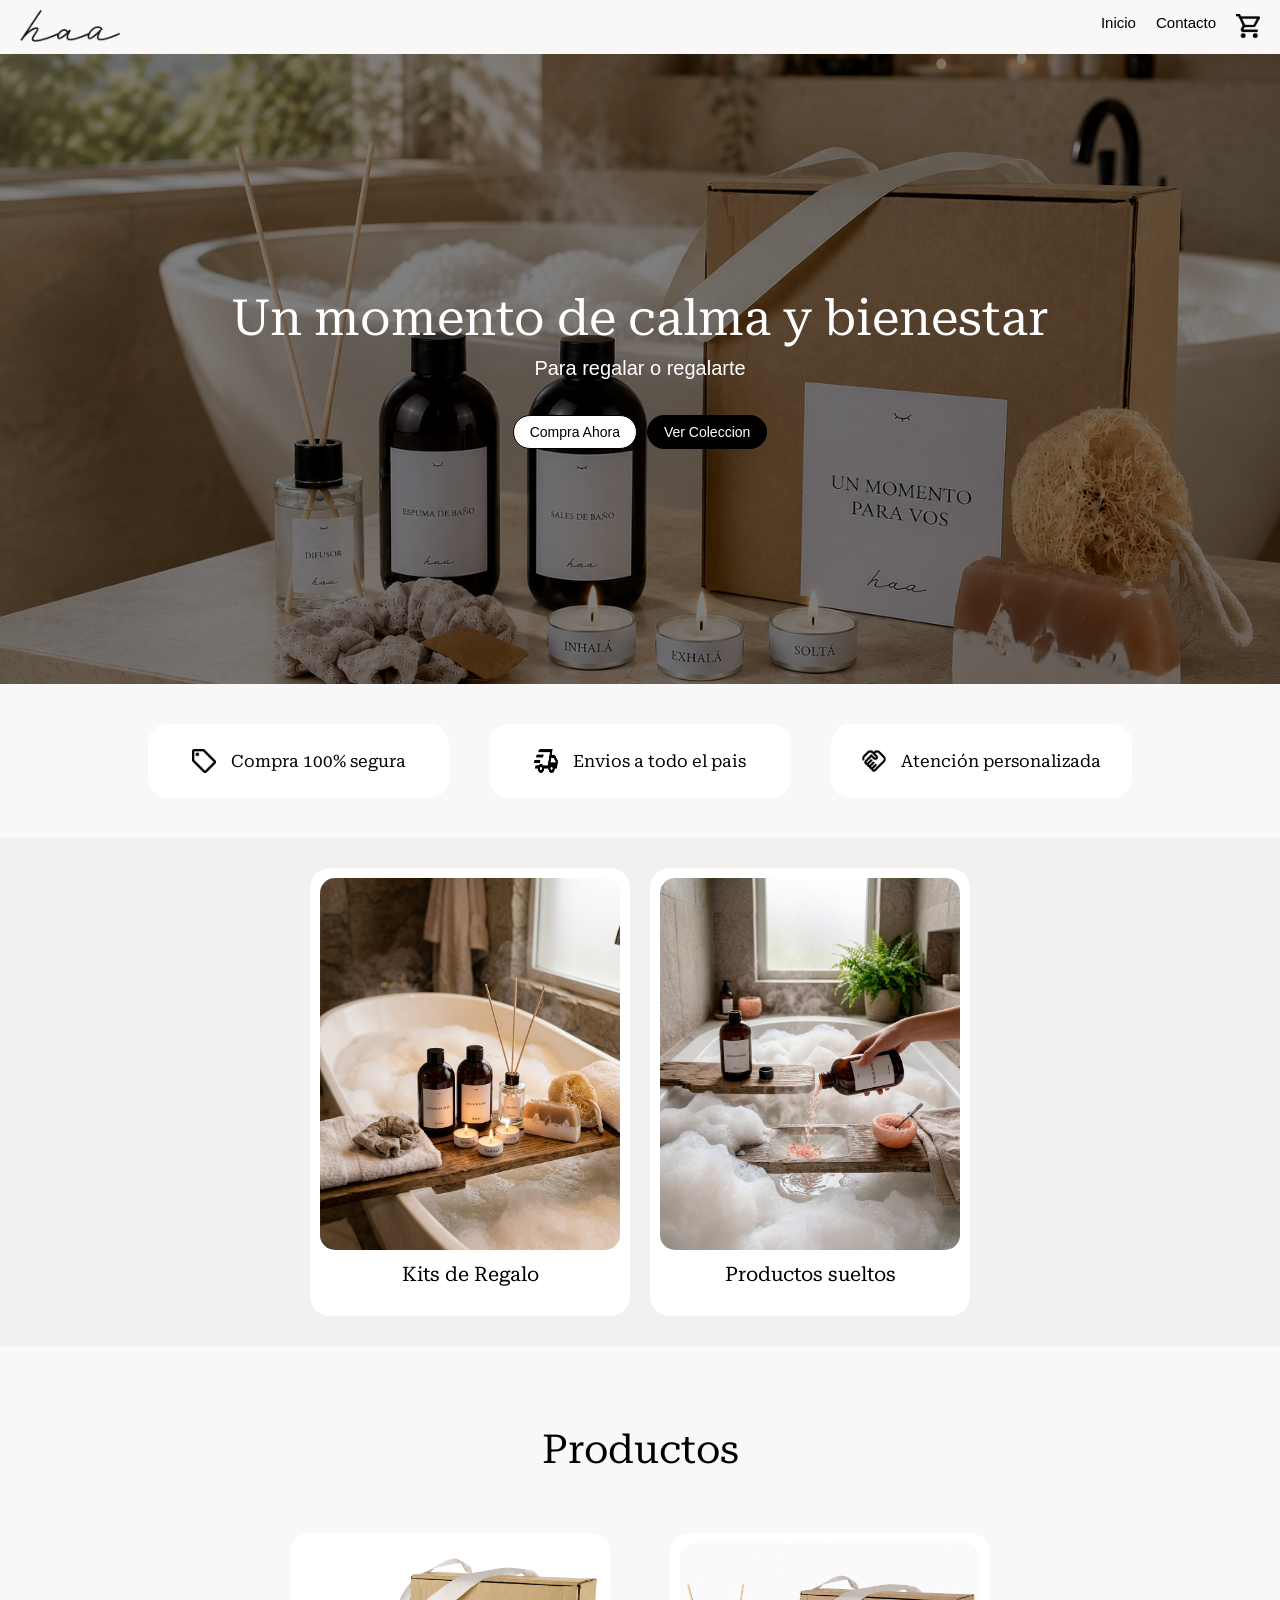
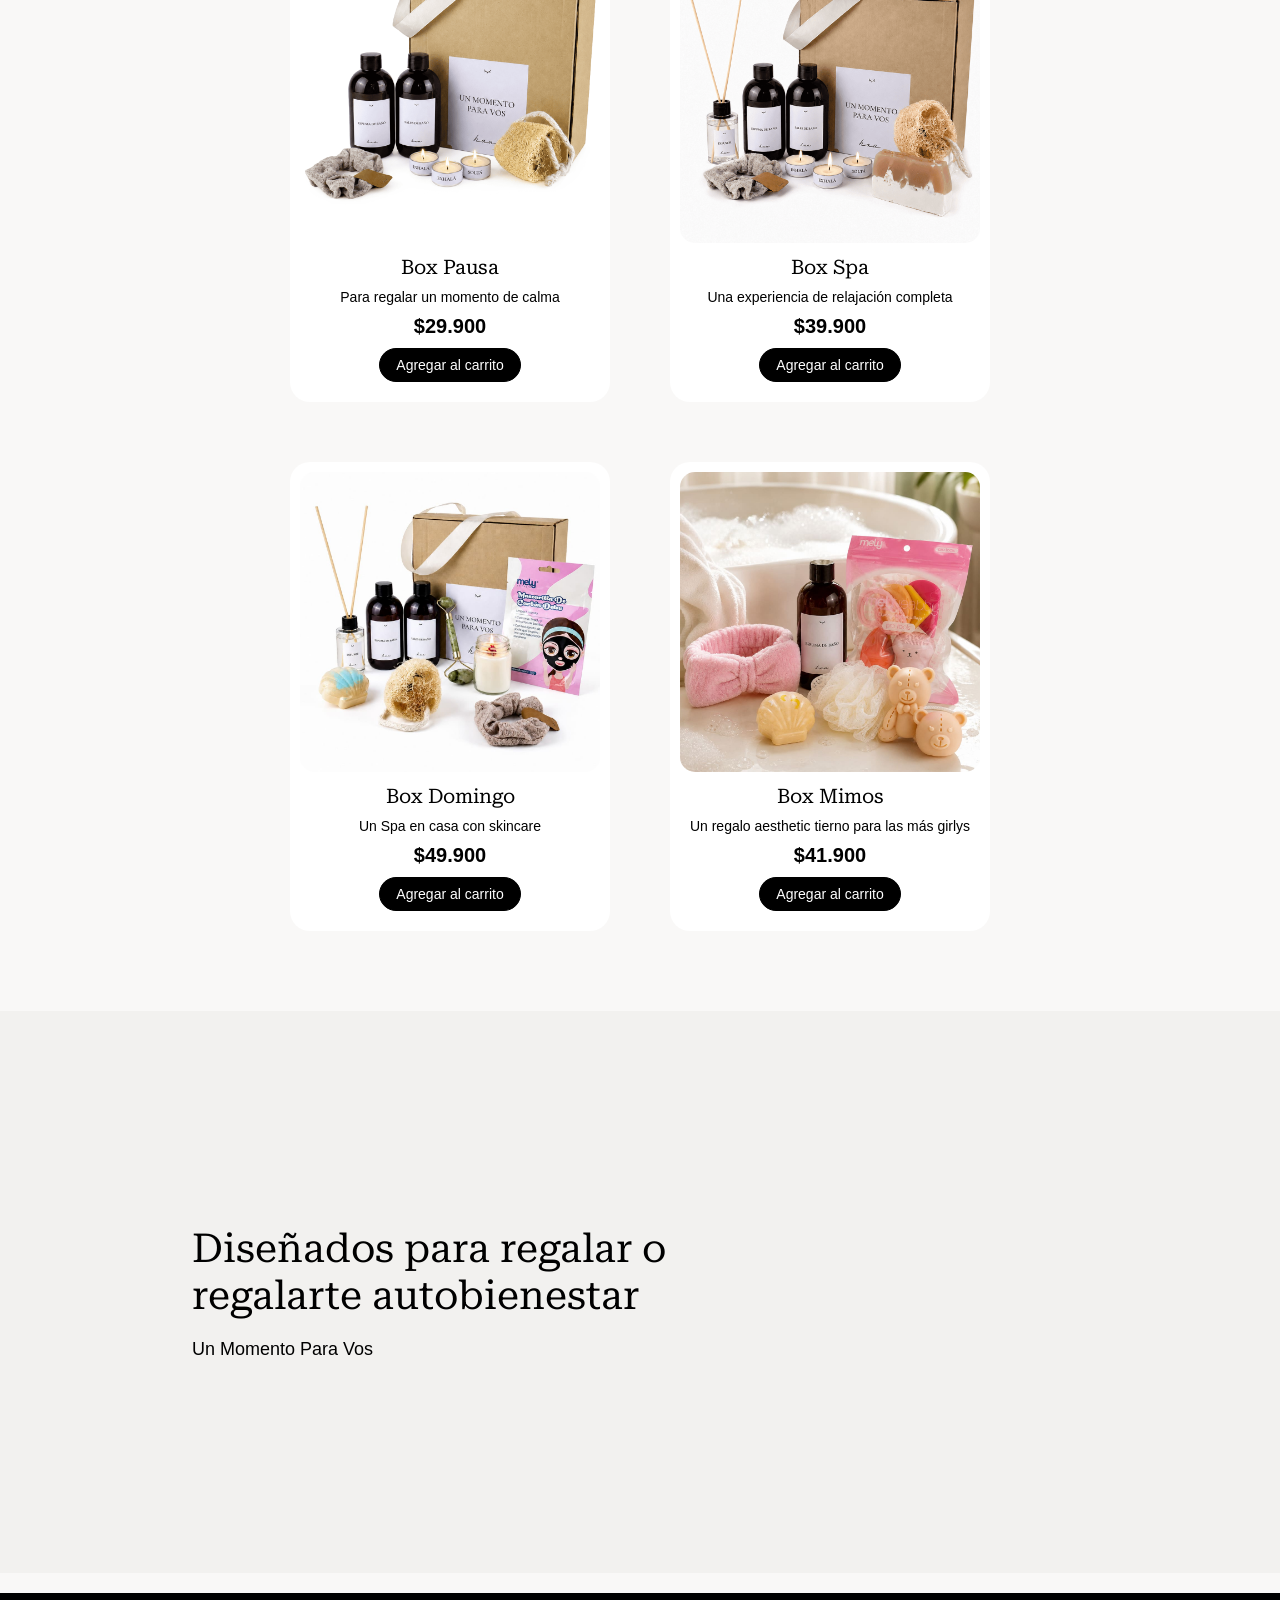
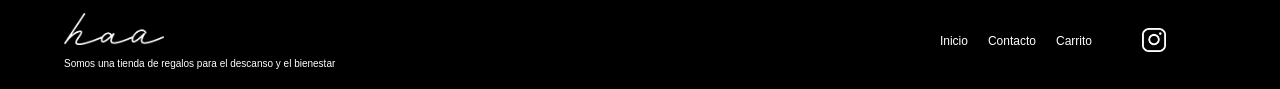
<file: index.html>
<!DOCTYPE html>
<html lang="en">

<head>
    <meta charset="UTF-8">
    <meta name="viewport" content="width=device-width, initial-scale=1.0">

    <link rel="preconnect" href="https://fonts.googleapis.com">
    <link rel="preconnect" href="https://fonts.gstatic.com" crossorigin>
    <link
        href="https://fonts.googleapis.com/css2?family=Roboto+Serif:ital,opsz,wght@0,8..144,500;1,8..144,500&display=swap"
        rel="stylesheet">
    <link rel="stylesheet" href="css/style.css">
    <link rel="icon" type="image/png" href="./img/favicon.png">
    <title>haa Tienda</title>

</head>

<body>
    <header class="contenido">
        <div><a href="./index.html"><img src="./img/png/logo_haa_tienda.png" width="100" height=""></a></div>
        <nav class="nav-list">
            <ul>
                <li><a href="./index.html">Inicio</a></li>
                <li><a href="./pages/contacto.html">Contacto</a></li>
                <li><a href="./pages/carrito.html"><img src="./img/png/shopping_cart.png" width="24" height="24"></a>
                </li>
            </ul>
        </nav>
    </header>
    <main>

        <section class="hero">

            <h1>Un momento de calma y bienestar</h1>
            <p>Para regalar o regalarte</p>
            <div class="btn-hero">
                <button class="btn-principal">Compra Ahora</button>
                <button class="btn-secundario">Ver Coleccion</button>
            </div>
        </section>

        <!--BENEFICIOS-->
        <section class="beneficios-grid contenido">
            <div class="beneficios">
                <img src="./img/png/sell.png" width="24" height="24">
                <h4> Compra 100% segura</h4>
            </div>

            <div class="beneficios">
                <img src="./img/png/delivery_truck.png" width="24" height="24">
                <h4> Envios a todo el pais</h4>
            </div>

            <div class="beneficios">
                <img src="./img/png/handshake.png" width="24" height="24">
                <h4> Atención personalizada</h4>
            </div>
        </section>

        <!-- SECCION CATEGORIAS DESTACADAS-->
        <section class="destacadas contenido">

            <div class="destacadas-card">
                <img src="./img/kit_regalo_spa_haa.jpg" width="300">
                <h3>Kits de Regalo</h3>
            </div>

            <div class="destacadas-card">
                <img src="./img/productos_sueltos_haa.jpg" width="300">
                <h3>Productos sueltos</h3>
            </div>
        </section>

        <!-- SECCION PRODUCTO-->
        <section class="productos contenido">
            <h2>Productos</h2>
            <div class="grid-cards">
                <article class="card-producto-home">
                    <img src="./img/productos/kit_pausa/kit_pausa_spa_casa_regalo_1.png" width="300">
                    <h3>Box Pausa</h3>
                    <p class="descripcion">Para regalar un momento de calma</p>
                    <p class="precio">$29.900</p>
                    <button class="btn-secundario">Agregar al carrito</button>
                </article>

                <article class="card-producto-home">
                    <img src="./img/productos/kit_spa/kit_spa_aromaterapia_spa_casa_1.png" width="300">
                    <h3>Box Spa</h3>
                    <p class="descripcion">Una experiencia de relajación completa</p>
                    <p class="precio">$39.900</p>
                    <button class="btn-secundario">Agregar al carrito</button>
                </article>

                <article class="card-producto-home">
                    <img src="./img/productos/kit_domingo/kit_domingo_aromaterapia_spa_casa_1.jpg" width="300">
                    <h3>Box Domingo</h3>
                    <p class="descripcion">Un Spa en casa con skincare</p>
                    <p class="precio">$49.900</p>
                    <button class="btn-secundario">Agregar al carrito</button>
                </article>

                <article class="card-producto-home">
                    <img src="./img/productos/kit_mimos/kit_mimos_3.jpg" width="300">
                    <h3>Box Mimos</h3>
                    <p class="descripcion">Un regalo aesthetic tierno para las más girlys</p>
                    <p class="precio">$41.900</p>
                    <button class="btn-secundario">Agregar al carrito</button>
                </article>
            </div>
        </section>

        <!-- LIFESTYLE BANNER-->
        <section class="life-style">
            <div class="life-style-grid">
                <div class="life-style-text">
                    <h3>Diseñados para regalar o regalarte autobienestar</h3>
                    <p>Un Momento Para Vos</p>
                </div>

                <div class="video-life-style">
                    <video autoplay muted loop width="400" height="500 "
                        alt="experiencia de usuario, producto en entorno de uso">
                        <source src="./img/video/video_experiencia_1.mp4" type="video/mp4">
                        Tu navegador no soporta la reproducción de video.
                    </video>
                </div>
            </div>
        </section>

        <!-- TESTIMONIOS / PRUEBA SOCIAL

        <section class="testimonios">
            <div class="caja-testimonio">
                <h4>Fabiana</h4>
                <p>Me encanto la presentaci[on fue para un regalo y le encanto</p>
                <img src="./img/stars.png" width="70" alt="5 estrellas">
            </div>

            <div class="caja-testimonio">
                <h4>Fabiana</h4>
                <p>Me encanto la presentaci[on fue para un regalo y le encanto</p>
                <img src="./img/stars.png" width="70" alt="5 estrellas">
            </div>

            <div class="caja-testimonio">
                <h4>Fabiana</h4>
                <p>Me encanto la presentaci[on fue para un regalo y le encanto</p>
                <img src="./img/stars.png" width="70" alt="5 estrellas">
            </div>
        </section>
-->

    </main>


    <!-- FOOTER-->

    <footer>

        <section class="footer-style">
            <div class="footer-logo">
                <div><a href="./index.html"><img src="./img/png/logo-haa-footer.png" width="100" height=""></a></div>
                <br>
                <p>Somos una tienda de regalos para el descanso y el bienestar</p>
            </div>

            <div class="footer-menu">
                <nav>
                    <ul>
                        <li><a href="./index.html">Inicio</a></li>
                        <li><a href="./pages/contacto.html">Contacto</a></li>
                        <li><a href="./pages/carrito.html">Carrito</a></li>
                    </ul>
                </nav>
            </div>

            <div class="social-media">
                <a href=""><img src="./img/png/instagram-footer.png" width="24" height="24">
                    <p></p>
            </div>
        </section>
    </footer>
</body>

</html>
</file>
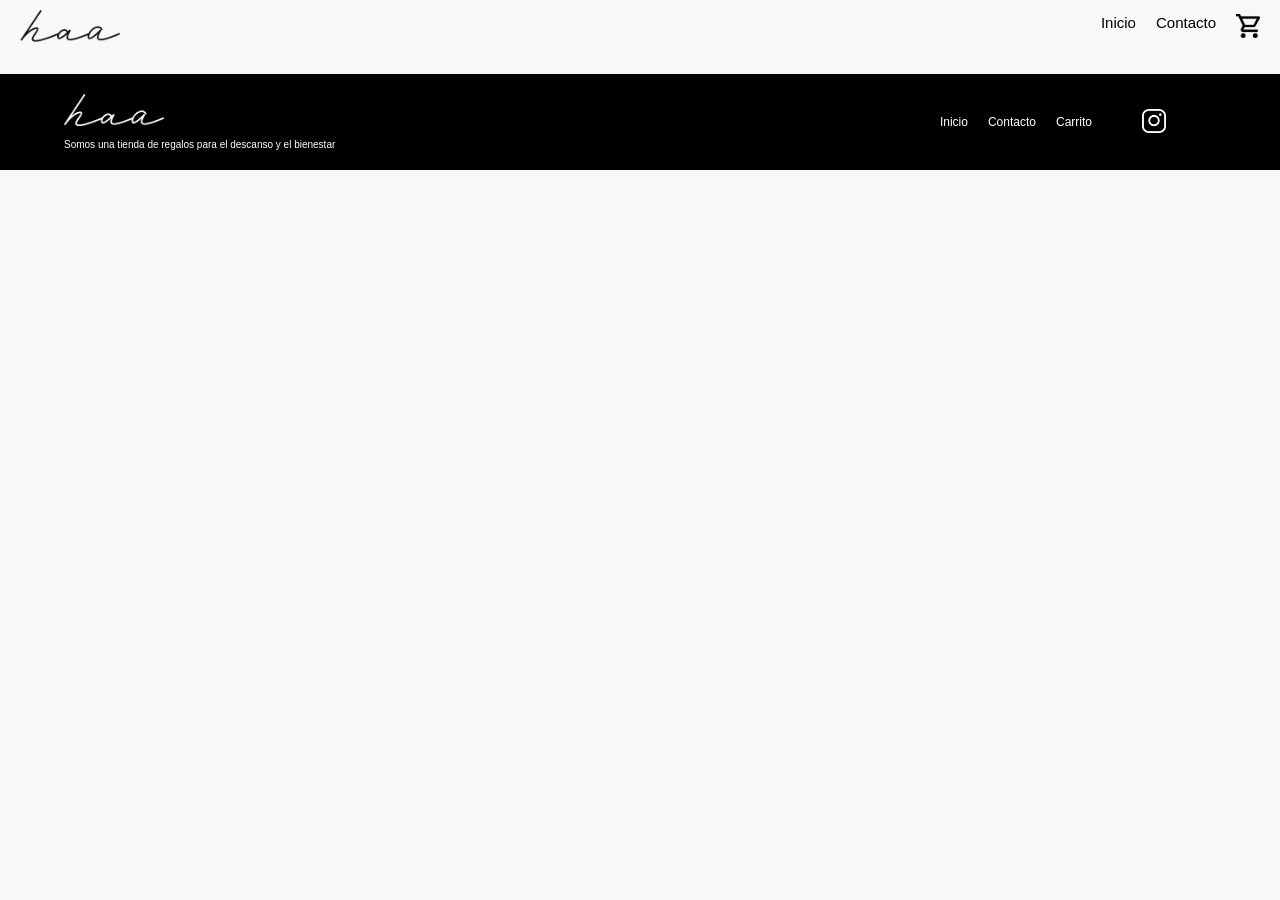
<file: pages/carrito.html>
<!DOCTYPE html>
<html lang="en">

<head>
    <meta charset="UTF-8">
    <meta name="viewport" content="width=device-width, initial-scale=1.0">

    <link rel="preconnect" href="https://fonts.googleapis.com">
    <link rel="preconnect" href="https://fonts.gstatic.com" crossorigin>
    <link
        href="https://fonts.googleapis.com/css2?family=Roboto+Serif:ital,opsz,wght@0,8..144,500;1,8..144,500&display=swap"
        rel="stylesheet">
    <link rel="stylesheet" href="../css/style.css">
    <link rel="icon" type="image/png" href="../img/favicon.png">
    <title>Carrito</title>
</head>

<body>
    <header class="contenido">
        <div><a href="../index.html"><img src="../img/png/logo_haa_tienda.png" width="100" height=""></a></div>
        <nav class="nav-list">
            <ul>
                <li><a href="../index.html">Inicio</a></li>
                <li><a href="../pages/contacto.html">Contacto</a></li>
                <li><a href="../pages/carrito.html"><img src="../img/png/shopping_cart.png" width="24" height="24"></a>
                </li>
            </ul>
        </nav>
    </header>
    <main>


    </main>

    <footer>

        <section class="footer-style">
            <div class="footer-logo">
                <div><a href="../index.html"><img src="../img/png/logo-haa-footer.png" width="100" height=""></a>
                </div>
                <br>
                <p>Somos una tienda de regalos para el descanso y el bienestar</p>
            </div>

            <div class="footer-menu">
                <nav>
                    <ul>
                        <li><a href="../index.html">Inicio</a></li>
                        <li><a href="../pages/contacto.html">Contacto</a></li>
                        <li><a href="../pages/carrito.html">Carrito</a></li>
                    </ul>
                </nav>
            </div>

            <div class="social-media">
                <a href=""><img src="../img/png/instagram-footer.png" width="24" height="24">
                    <p></p>
            </div>
        </section>
    </footer>
</file>
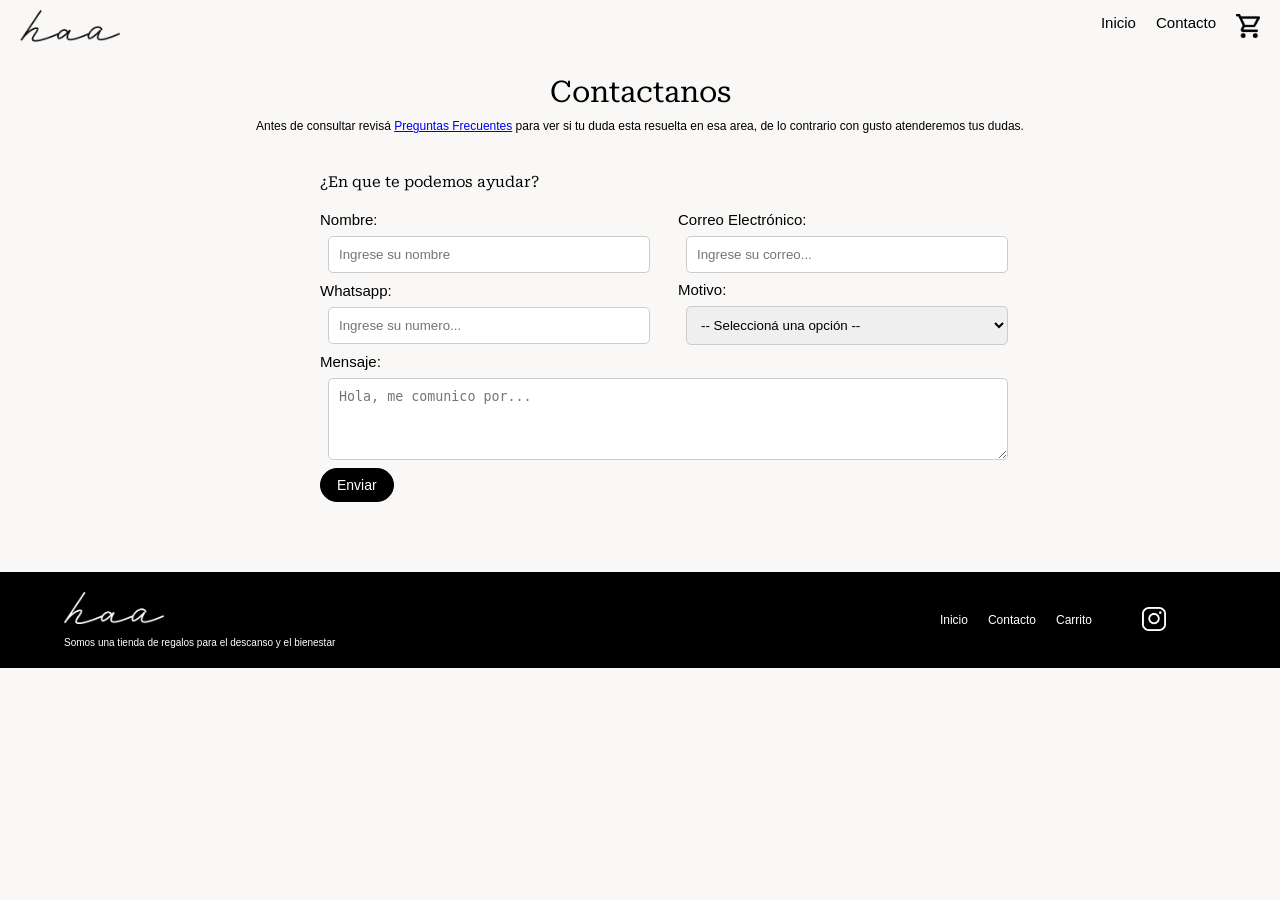
<file: pages/contacto.html>
<!DOCTYPE html>
<html lang="en">

<head>
    <meta charset="UTF-8">
    <meta name="viewport" content="width=device-width, initial-scale=1.0">

    <link rel="preconnect" href="https://fonts.googleapis.com">
    <link rel="preconnect" href="https://fonts.gstatic.com" crossorigin>
    <link
        href="https://fonts.googleapis.com/css2?family=Roboto+Serif:ital,opsz,wght@0,8..144,500;1,8..144,500&display=swap"
        rel="stylesheet">
    <link rel="stylesheet" href="../css/style.css">
    <link rel="icon" type="image/png" href="../img/favicon.png">
    <title>Contacto</title>

</head>

<body>
    <header class="contenido">
        <div><a href="../index.html"><img src="../img/png/logo_haa_tienda.png" width="100" height=""></a></div>
        <nav class="nav-list">
            <ul>
                <li><a href="../index.html">Inicio</a></li>
                <li><a href="./pages/contacto.html">Contacto</a></li>
                <li><a href="../pages/carrito.html"><img src="../img/png/shopping_cart.png" width="24" height="24"></a>
                </li>
            </ul>
        </nav>
    </header>
    <main>

        <section class="contacto">

            <div class="contacto-encabezado">
                <h1>Contactanos</h1>
                <p>Antes de consultar revisá <a href="../pages/preguntas.html">Preguntas Frecuentes</a> para ver si tu
                    duda
                    esta resuelta en esa area, de lo
                    contrario con gusto atenderemos tus dudas.</p>

            </div>

            <div class="contact_form">

                <form action="../pages/respuesta.html" method="GET" target="blank">

                    <fieldset>
                        <legend>¿En que te podemos ayudar?</legend>

                        <div class="form-row">
                            <div class="form-group">
                                <label for="nombre">Nombre:</label>
                                <input type="text" id="nombre" name="nombre" placeholder="Ingrese su nombre" required />
                            </div>
                            <div class="form-group">
                                <label for="email">Correo Electrónico:</label>
                                <input id="email" name="email" type="email" placeholder="Ingrese su correo..."
                                    required />
                            </div>
                        </div>


                        <div class="form-row">
                            <div class="form-group">
                                <label for="whatsapp">Whatsapp:</label>
                                <input id="whatsapp" name="whatsapp" type="tel" placeholder="Ingrese su numero..." />
                            </div>
                            <div class="form-group">
                                <label for="motivo">Motivo:</label>
                                <select id="motivo" name="motivo">
                                    <option value="">-- Seleccioná una opción --</option>
                                    <option value="consulta">Consulta</option>
                                    <option value="pagos">Pagos</option>
                                    <option value="envios">Envios</option>
                                    <option value="otros">Otros</option>
                                </select>
                            </div>
                        </div>
                        <div class="form-group">
                            <label for="mensaje">Mensaje:</label>
                            <textarea id="mensaje" name="mensaje" rows="4" cols="80"
                                placeholder="Hola, me comunico por..."></textarea>
                        </div>

                    </fieldset>

                    <section>
                        <button class="btn-secundario" type="submit">Enviar</button>
                    </section>
                </form>

            </div>
        </section>
    </main>

    <footer>

        <section class="footer-style">
            <div class="footer-logo">
                <div><a href="../index.html"><img src="../img/png/logo-haa-footer.png" width="100" height=""></a>
                </div>
                <br>
                <p>Somos una tienda de regalos para el descanso y el bienestar</p>
            </div>

            <div class="footer-menu">
                <nav>
                    <ul>
                        <li><a href="../index.html">Inicio</a></li>
                        <li><a href="./pages/contacto.html">Contacto</a></li>
                        <li><a href="../pages/carrito.html">Carrito</a></li>
                    </ul>
                </nav>
            </div>

            <div class="social-media">
                <a href=""><img src="../img/png/instagram-footer.png" width="24" height="24">
                    <p></p>
            </div>
        </section>
    </footer>
</body>
</file>
<file: css/style.css>
* {
  margin: 0;
  padding: 0;
  box-sizing: border-box;
}

body {
  background-color: #f9f8f7;
  overflow-x: hidden;
  margin: 0;
  padding: 0;
}

html {
  font-size: 62.5%;
}

main {
  width: 80%;
  margin: auto;
  padding-bottom: 2rem;
  flex: 1;
  display: flex;
  flex-direction: column;
  align-items: center;
}

h1,
h2,
h3,
h4 {
  font-family: "Roboto Serif", serif;
  font-weight: 400;
}

p {
  font-family: Arial, Helvetica, sans-serif;
}

.contenido {
  padding: 10px 20px;
}

header {
  display: flex;
  justify-content: space-between;
  align-items: center;
  width: 100%;
  padding: 5px 0 5px 0px;
}

ul {
  display: flex;
  gap: 20px;
  list-style: none;
}

ul a {
  list-style: none;
  text-decoration: none;
  font-family: Arial, Helvetica, sans-serif;
  color: black;
  font-size: 1.5rem;
}

ul a:hover {
  color: #4c4c4c;
}

.hero {
  height: 70vh;
  width: 100vw;

  padding: 20px;
  display: flex;
  flex-direction: column;
  justify-content: center;
  text-align: center;
  color: white;
  align-items: center;
  background-image:
    linear-gradient(rgba(0, 0, 0, 0.5), rgba(0, 0, 0, 0.5)),
    url(../img/background-hero.png);
  background-size: cover;
  background-position: center;
}

.hero h1 {
  font-size: 5rem;
}

.hero p {
  font-size: 2rem;
  padding: 10px 0px 15px 0px;
}

.btn-hero {
  display: flex;
  gap: 10px;
  margin-top: 20px;
}

.btn-principal {
  background-color: #ffffff;
  border: 1px solid black;
  border-radius: 20px;
  padding: 8px 16px;
  font-size: 1.4rem;
}

.btn-secundario {
  background-color: black;
  border: 1px solid black;
  border-radius: 20px;
  padding: 8px 16px;
  color: white;
  font-size: 1.4rem;
}

.beneficios-grid {
  display: flex;
  justify-content: center;
  flex-wrap: wrap;
  gap: 40px;
  width: 100%;
  padding: 40px 20px;
}

.beneficios {
  display: flex;
  align-items: center;
  text-align: center;
  justify-content: center;
  gap: 15px;
  flex: 1;
  background-color: white;
  border-radius: 20px;
  padding: 25px 30px;
  font-size: 1.7rem;
}

.beneficio img {
  width: 40px;
  height: 40px;
}

.destacadas {
  display: flex;
  flex-wrap: wrap;
  width: 100vw;
  gap: 20px;
  justify-content: center;
  text-align: center;
  background-color: #f2f1ef;
  padding: 30px 0px 30px 0px;
}

.destacadas h3 {
  margin: 10px 0px;
  font-size: 2rem;
}

.destacadas-card {
  background-color: white;
  border-radius: 20px;
  padding: 10px 10px 20px 10px;
}

.destacadas img {
  border-radius: 15px;
}

.productos {
  display: flex;
  flex-direction: column;
  justify-content: center;
  text-align: center;
  margin: 50px;
}

.productos h2 {
  padding: 20px 0px 40px 0px;
  font-size: 4rem;
}
.grid-cards {
  display: flex;
  flex-wrap: wrap;

  justify-content: center;
  text-align: center;
  gap: 20px;
}

.card-producto-home {
  flex: 0 0 calc(30% - 10px);
  background-color: white;
  border-radius: 20px;
  padding: 10px 10px 20px 10px;
  margin: 20px;
  width: auto;
}

.card-producto-home img {
  border-radius: 15px;
}

.card-producto-home h3 {
  padding: 10px;
  font-size: 2rem;
}

.descripcion {
  font-size: 1.4rem;
}

.precio {
  margin: 10px;
  font-weight: bold;
  font-size: 2rem;
}

.life-style {
  display: flex;
  width: 100vw;
  background-color: #f2f1ef;
  padding: 30px 60px 30px 60px;

  justify-content: center;
}

.life-style-grid {
  display: flex;
  width: 70vw;
  flex-wrap: wrap;
  align-items: center;
  justify-content: center;
  gap: 20px;
}

.life-style-text {
  flex: 2;
}

.video-life-style {
  flex: 1;
}
.life-style-text h3 {
  font-size: 4rem;
  padding-bottom: 20px;
}

.life-style-text p {
  font-size: 1.8rem;
}

footer {
  background-color: black;
  width: 100%;
  padding: 20px 5%;
}

footer p {
  color: white;
}

.footer-style {
  display: flex;
  flex-wrap: wrap;
  align-items: center;
  justify-content: space-around;
  gap: 50px;
  width: 100%;
}

footer ul {
  list-style: none;
  padding: 0;
  margin: 0;
}

footer ul a {
  color: white;
  font-family: Arial, Helvetica, sans-serif;
  text-decoration: none;
  font-size: 1.2rem;
}

.footer-logo {
  flex: 1;
}

.footer-menu {
  justify-content: center;
}

.social-media {
  justify-content: flex-end;
}

/* CONTACT FORM */

.contacto {
  display: flex;
  flex-direction: column;
  justify-content: center;
  flex: 1;
  align-items: center;
  padding-bottom: 50px;
}

.contacto-encabezado {
  display: flex;
  flex-direction: column;
  justify-content: center;
  gap: 10px;
  align-items: center;
  padding: 20px 0px 40px;
}

.contacto-encabezado h1 {
  font-size: 3rem;
}

.contacto-encabezado p {
  font-size: 1.2rem;
  text-align: center;
}

.contact_form {
  display: flex;
  flex-direction: column;
  width: 50vw;
  gap: 25px;
  justify-content: center;
  font-family: Arial, Helvetica, sans-serif;
  font-size: 1.5rem;
}

fieldset {
  display: flex;
  flex-direction: column;
  text-decoration: none;
  border: 0px;
}

.form-row {
  display: flex;
  align-items: center;
  gap: 20px;
}

.form-group {
  display: flex;
  flex-direction: column;
  gap: 0px;
  flex: 1;
}

.contact_form input,
.contact_form select,
.contact_form textarea {
  border: 1px solid #ccc;
  border-radius: 5px;
  padding: 10px;
  margin: 8px;
  outline: none;
}

legend {
  font-size: 1.5rem;
  font-family: "Roboto Serif", serif;
  padding-bottom: 20px;
}
</file>
